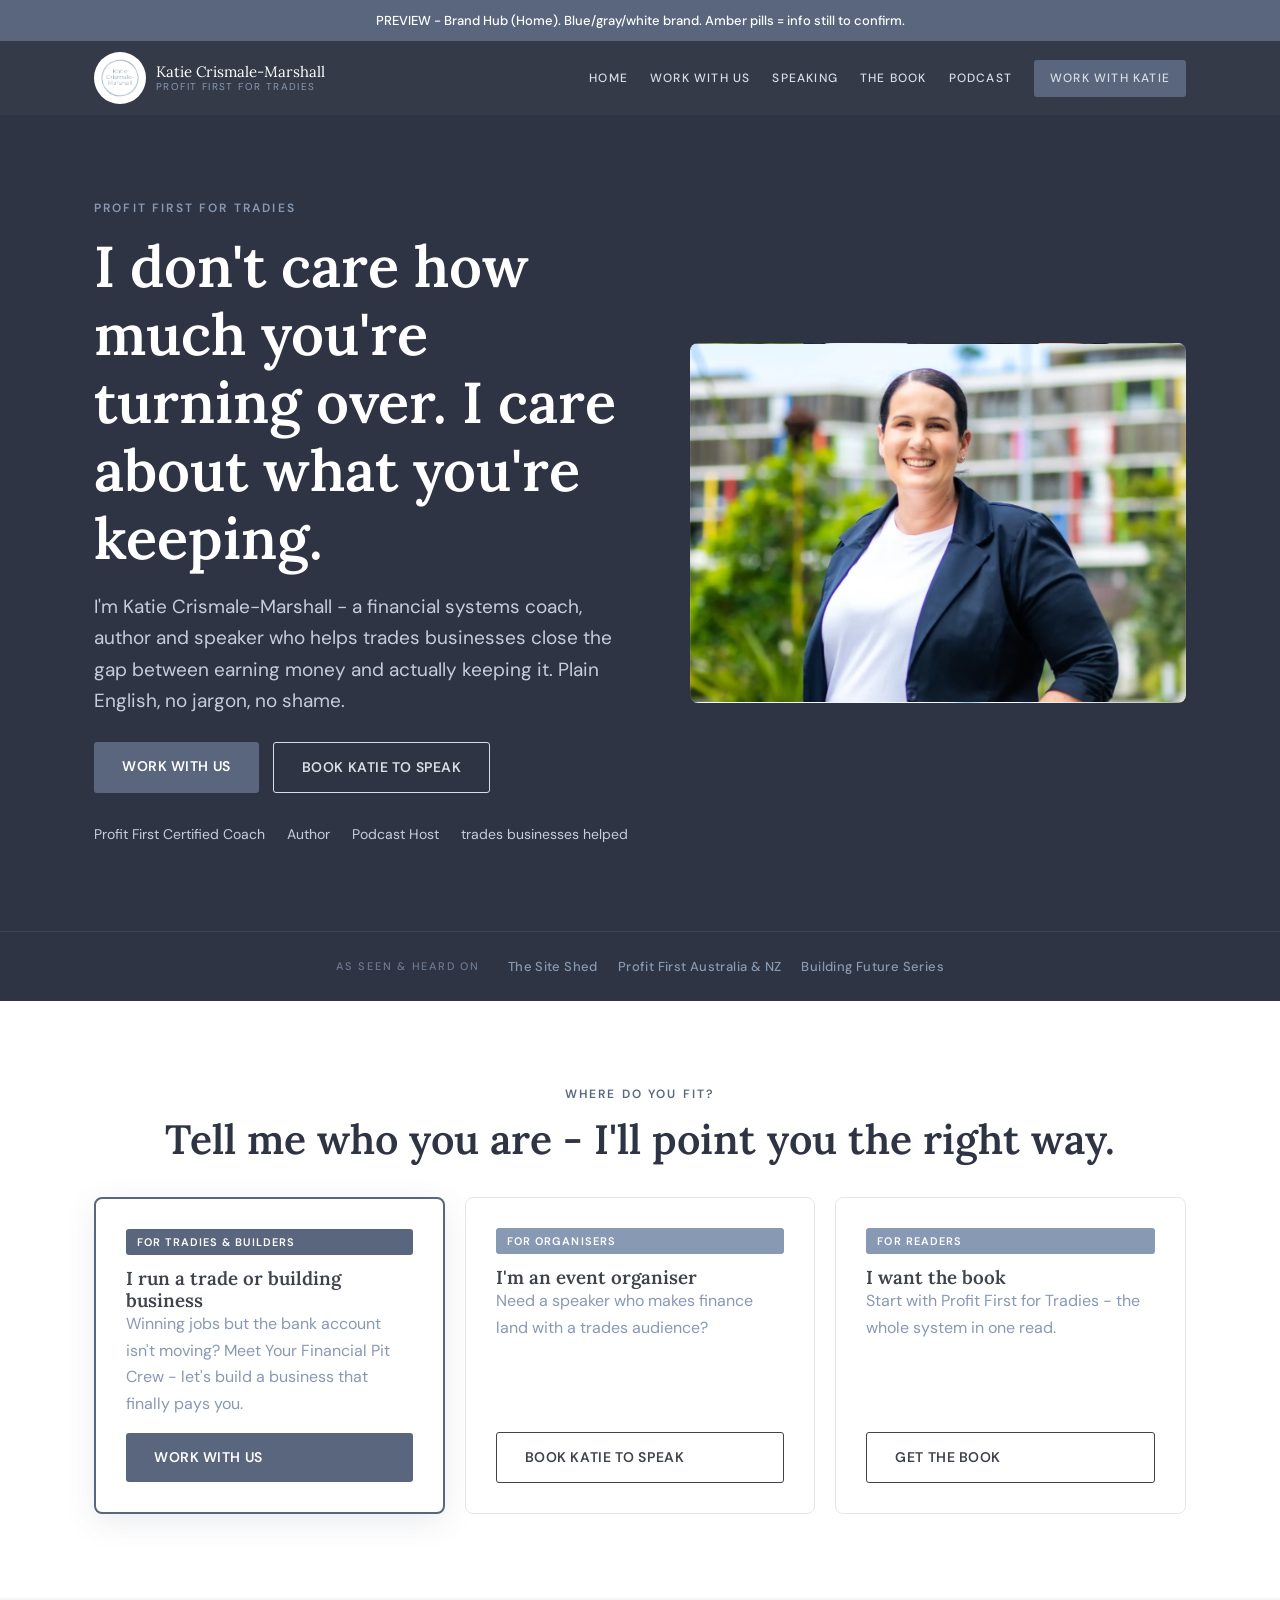
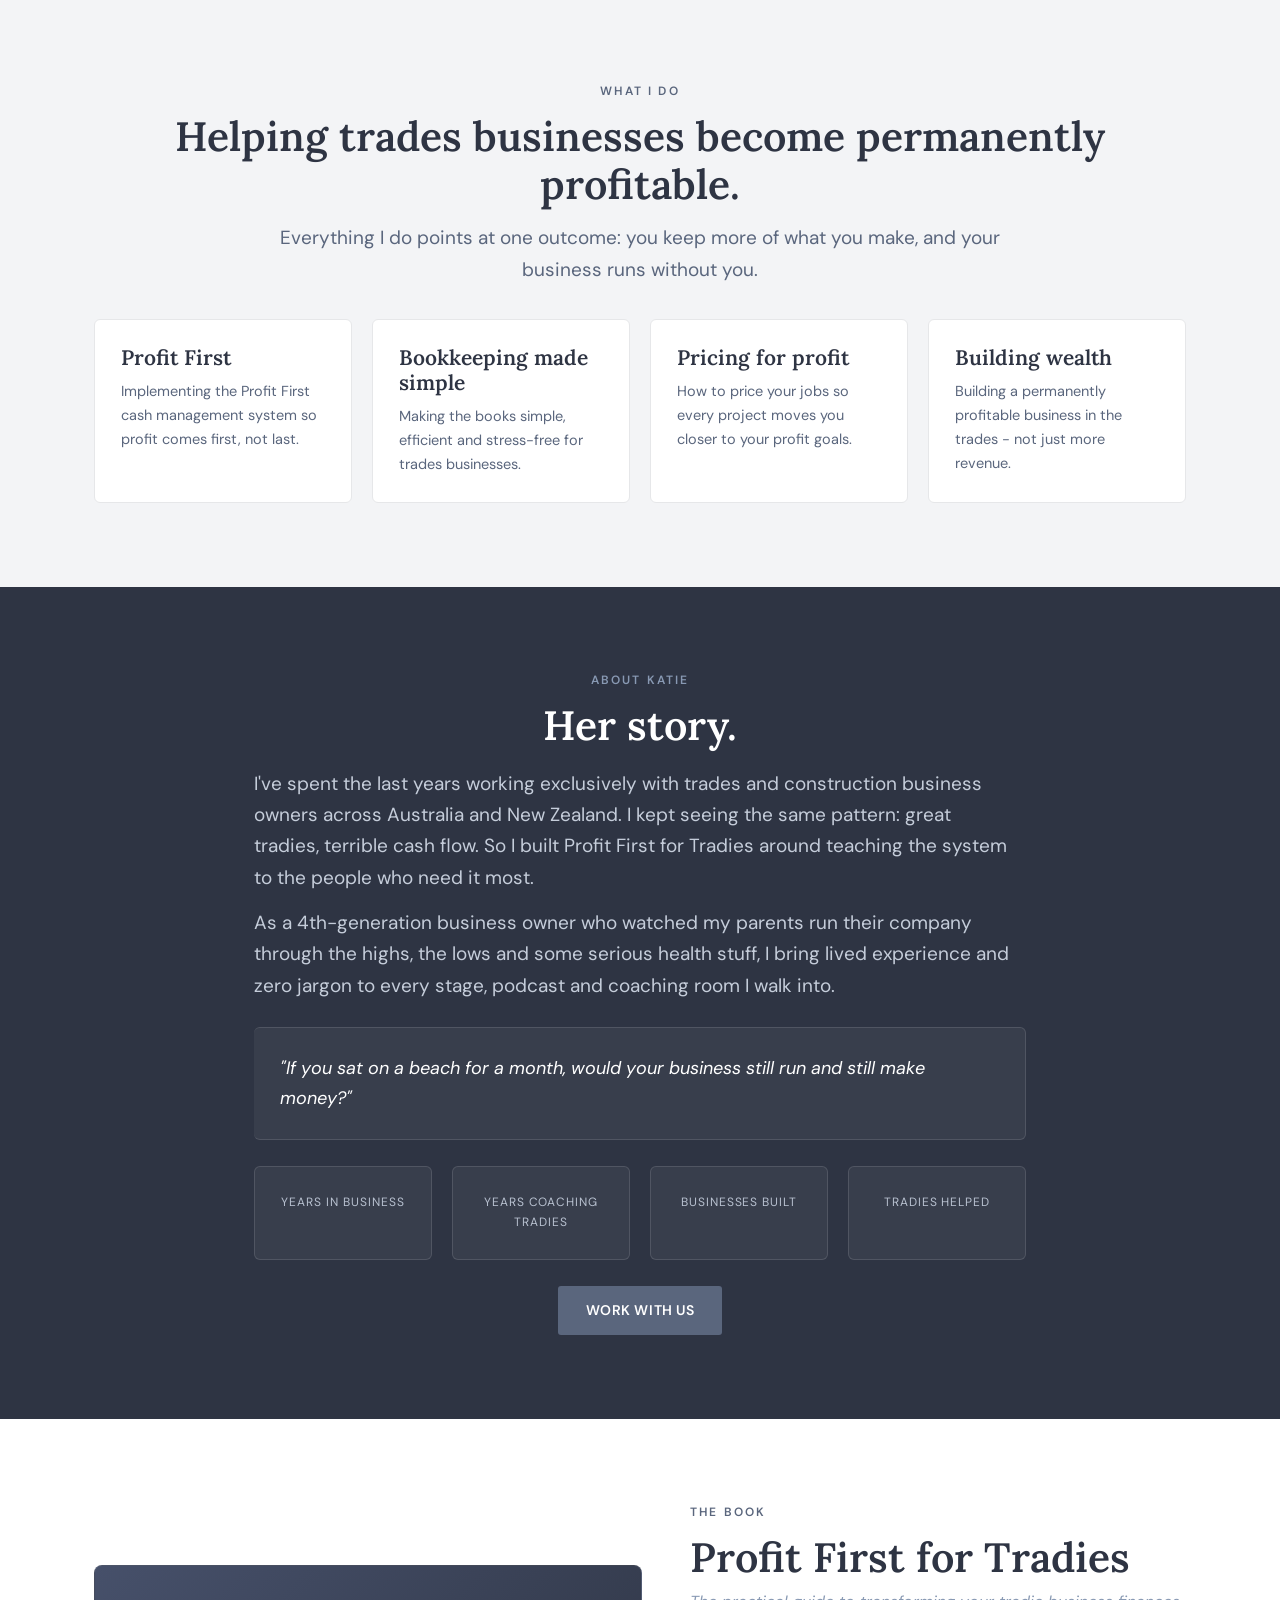
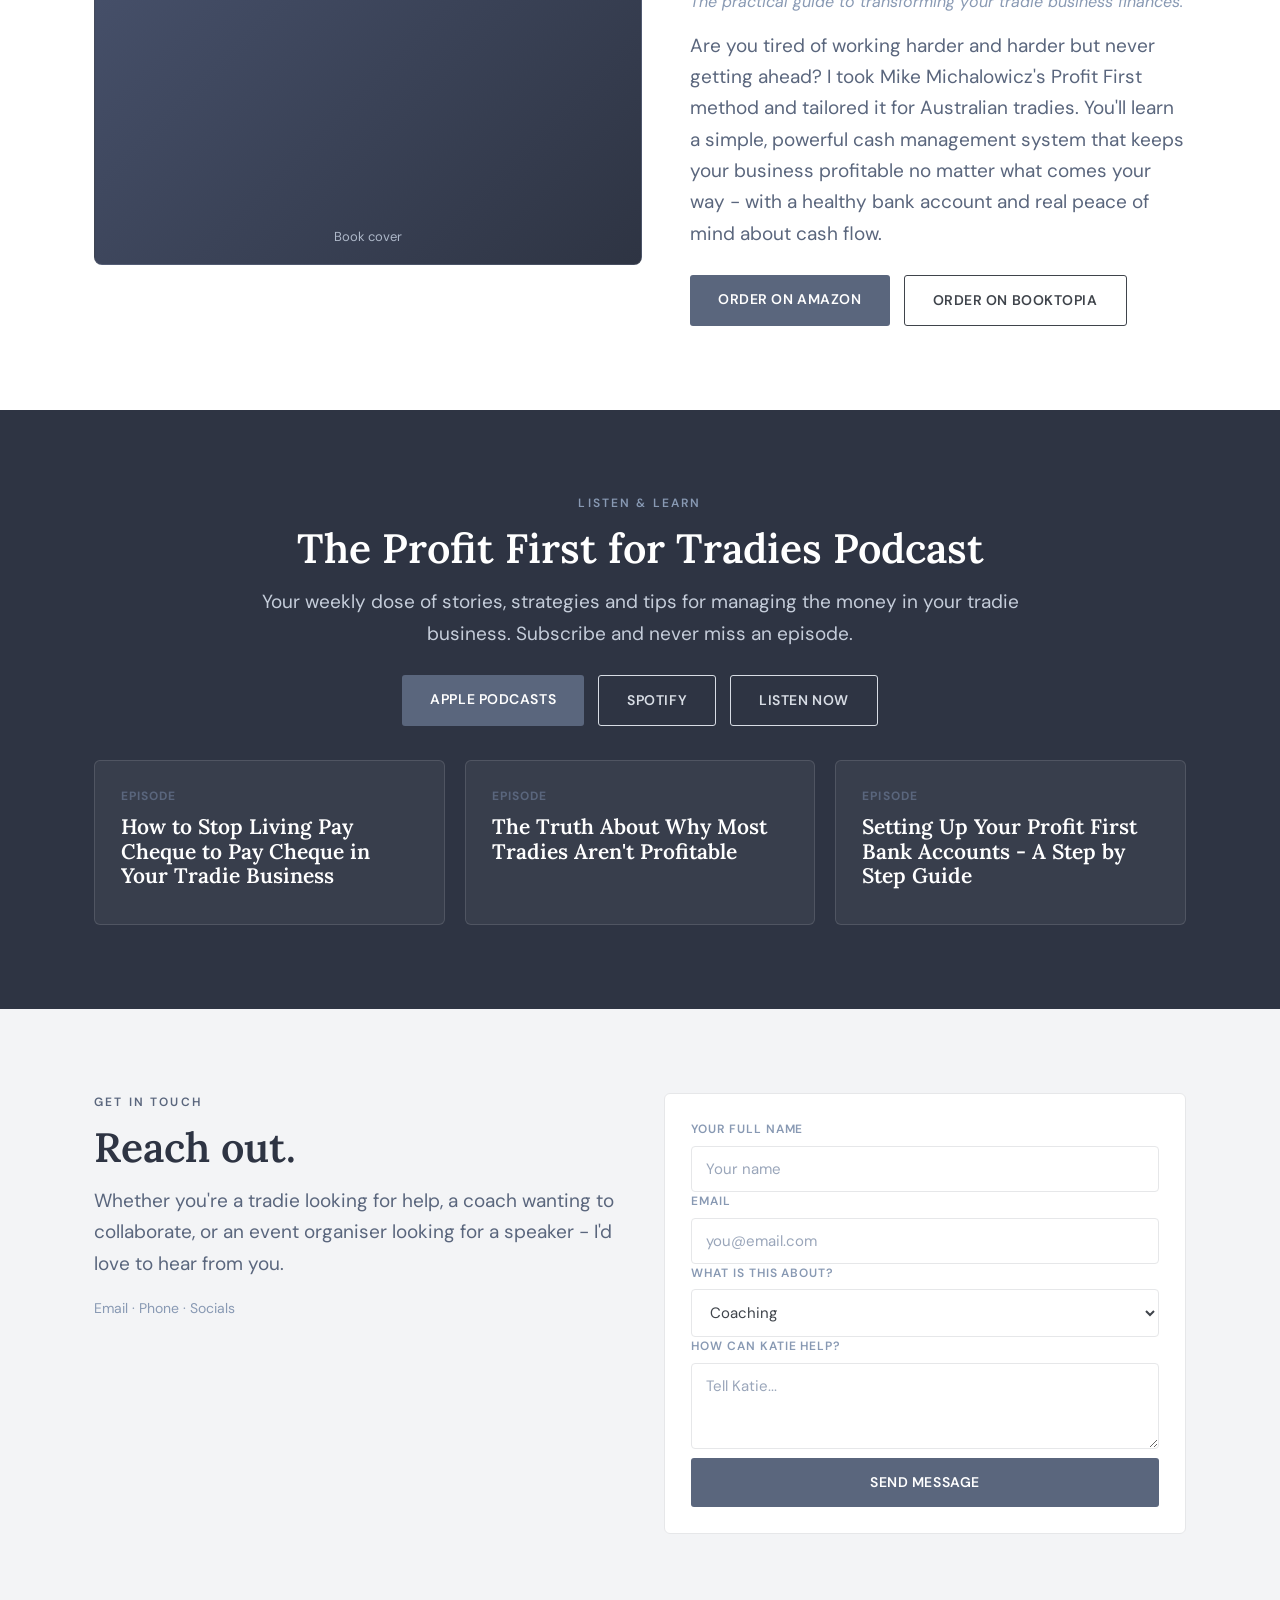
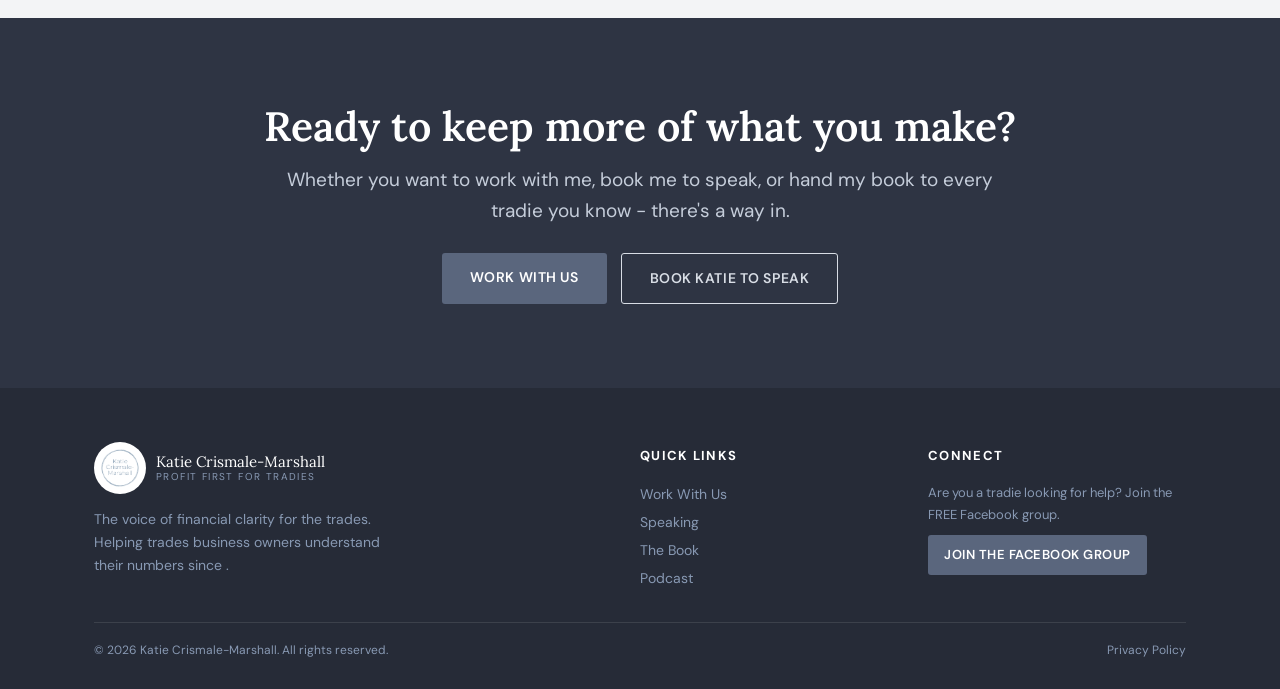
<file: preview-brand-hub.html>
<!DOCTYPE html>
<html lang="en">
<head>
  <meta name="robots" content="noindex,nofollow">
<meta charset="UTF-8">
<meta name="viewport" content="width=device-width, initial-scale=1.0">
<title>Preview - Katie Crismale-Marshall | Home</title>
<link rel="preconnect" href="https://fonts.googleapis.com">
<link rel="preconnect" href="https://fonts.gstatic.com" crossorigin>
<link href="https://fonts.googleapis.com/css2?family=Lora:ital,wght@0,500;0,600;0,700;1,500;1,600&family=DM+Sans:ital,opsz,wght@0,9..40,300;0,9..40,400;0,9..40,500;0,9..40,600;0,9..40,700&display=swap" rel="stylesheet">
<link rel="stylesheet" href="preview-styles.css">
</head>
<body>

<div class="banner">PREVIEW - Brand Hub (Home). Blue/gray/white brand. Amber pills = info still to confirm.</div>

<nav><div class="wrap">
  <a class="logo" href="preview-brand-hub.html"><img class="brandmark" src="assets/kcm_logo.png" alt="Katie Crismale-Marshall"><div class="label">Katie Crismale-Marshall<span>Profit First for Tradies</span></div></a>
  <div class="navlinks"><a href="preview-brand-hub.html">Home</a><a href="preview-financial-mechanic.html">Work With Us</a><a href="preview-speaker-site.html">Speaking</a><a href="#book-section">The Book</a><a href="#podcast">Podcast</a><a href="#contact" class="btn btn-primary" style="padding:9px 16px">Work With Katie</a></div>
</div></nav>

<!-- HERO -->
<section class="navy">
  <div class="wrap hero-grid">
    <div>
      <div class="eyebrow on-dark">Profit First for Tradies</div>
      <h1 style="margin-top:14px">I don't care how much you're turning over. I care about what you're keeping.</h1>
      <p class="lead">I'm Katie Crismale-Marshall - a financial systems coach, author and speaker who helps trades businesses close the gap between earning money and actually keeping it. Plain English, no jargon, no shame.</p>
      <div class="row">
        <a class="btn btn-primary" href="preview-financial-mechanic.html">Work With Us</a>
        <a class="btn btn-ghost" href="preview-speaker-site.html">Book Katie to Speak</a>
      </div>
      <div class="trust">
        <div>Profit First Certified Coach</div><div>Author</div><div>Podcast Host</div>
        <div><b><span class="confirm">CONFIRM X</span></b> trades businesses helped</div>
      </div>
    </div>
    <div class="photo" style="background-image:url(assets/katie-hero.webp)"><div class="ph-note"><span class="confirm">CONFIRM final photo</span></div></div>
  </div>
</section>

<!-- CRED STRIP -->
<div class="strip"><div class="wrap">
  <span class="lbl">As seen &amp; heard on</span>
  <span>The Site Shed</span><span>Profit First Australia &amp; NZ</span><span>Building Future Series</span>
  <span class="confirm">CONFIRM others / accuracy</span>
</div></div>

<!-- ROUTER -->
<section>
  <div class="wrap center"><div class="eyebrow">Where do you fit?</div><h2 style="margin-top:10px">Tell me who you are - I'll point you the right way.</h2></div>
  <div class="wrap grid g3">
    <div class="router feature"><span class="tag">For tradies &amp; builders</span><h3 style="color:var(--navy)">I run a trade or building business</h3><p style="color:var(--slate);flex:1">Winning jobs but the bank account isn't moving? Meet Your Financial Pit Crew - let's build a business that finally pays you.</p><a class="btn btn-primary" style="margin-top:16px" href="preview-financial-mechanic.html">Work With Us</a></div>
    <div class="router"><span class="tag alt">For organisers</span><h3 style="color:var(--navy)">I'm an event organiser</h3><p style="color:var(--slate);flex:1">Need a speaker who makes finance land with a trades audience?</p><a class="btn btn-ghost" style="margin-top:16px;color:var(--navy)" href="preview-speaker-site.html">Book Katie to Speak</a></div>
    <div class="router"><span class="tag alt">For readers</span><h3 style="color:var(--navy)">I want the book</h3><p style="color:var(--slate);flex:1">Start with Profit First for Tradies - the whole system in one read.</p><a class="btn btn-ghost" style="margin-top:16px;color:var(--navy)" href="#book-section">Get the Book</a></div>
  </div>
</section>

<!-- WHAT I DO -->
<section class="mist">
  <div class="wrap center"><div class="eyebrow">What I do</div><h2 style="margin-top:10px">Helping trades businesses become permanently profitable.</h2><p class="lead">Everything I do points at one outcome: you keep more of what you make, and your business runs without you.</p></div>
  <div class="wrap grid g4">
    <div class="card"><h3>Profit First</h3><p>Implementing the Profit First cash management system so profit comes first, not last.</p></div>
    <div class="card"><h3>Bookkeeping made simple</h3><p>Making the books simple, efficient and stress-free for trades businesses.</p></div>
    <div class="card"><h3>Pricing for profit</h3><p>How to price your jobs so every project moves you closer to your profit goals.</p></div>
    <div class="card"><h3>Building wealth</h3><p>Building a permanently profitable business in the trades - not just more revenue.</p></div>
  </div>
</section>

<!-- ABOUT -->
<section class="navy">
  <div class="wrap" style="max-width:820px;margin:0 auto" >
    <div class="center"><div class="eyebrow on-dark">About Katie</div><h2 style="margin-top:10px">Her story.</h2></div>
    <p class="lead" style="margin-top:18px">I've spent the last <span class="confirm">CONFIRM 5+</span> years working exclusively with trades and construction business owners across Australia and New Zealand. I kept seeing the same pattern: great tradies, terrible cash flow. So I built Profit First for Tradies around teaching the system to the people who need it most.</p>
    <p class="lead" style="margin-top:14px">As a 4th-generation business owner who watched my parents run their company through the highs, the lows and some serious health stuff, I bring lived experience and zero jargon to every stage, podcast and coaching room I walk into.</p>
    <div class="card" style="margin-top:26px;border-left:3px solid var(--blue)"><p style="font-style:italic;font-size:18px;color:#fff">"If you sat on a beach for a month, would your business still run and still make money?"</p></div>
    <div class="wrap grid g4" style="margin-top:26px;padding:0">
      <div class="card center"><b style="font-family:Montserrat;font-size:26px;color:#fff" class="confirm">CONFIRM</b><p style="font-size:12px;text-transform:uppercase;letter-spacing:.08em">Years in business</p></div>
      <div class="card center"><b style="font-family:Montserrat;font-size:26px;color:#fff" class="confirm">CONFIRM</b><p style="font-size:12px;text-transform:uppercase;letter-spacing:.08em">Years coaching tradies</p></div>
      <div class="card center"><b style="font-family:Montserrat;font-size:26px;color:#fff" class="confirm">CONFIRM</b><p style="font-size:12px;text-transform:uppercase;letter-spacing:.08em">Businesses built</p></div>
      <div class="card center"><b style="font-family:Montserrat;font-size:26px;color:#fff" class="confirm">CONFIRM</b><p style="font-size:12px;text-transform:uppercase;letter-spacing:.08em">Tradies helped</p></div>
    </div>
    <div class="center"><a class="btn btn-primary" style="margin-top:26px" href="preview-financial-mechanic.html">Work With Us</a></div>
  </div>
</section>

<!-- BOOK -->
<section id="book-section">
  <div class="wrap hero-grid">
    <div class="photo" style="min-height:300px">Book cover <span class="confirm">CONFIRM image</span></div>
    <div>
      <div class="eyebrow">The Book</div>
      <h2 style="margin-top:10px">Profit First for Tradies</h2>
      <p style="font-style:italic;color:var(--slate);margin-top:6px">The practical guide to transforming your tradie business finances.</p>
      <p class="lead" style="margin-top:14px">Are you tired of working harder and harder but never getting ahead? I took Mike Michalowicz's Profit First method and tailored it for Australian tradies. You'll learn a simple, powerful cash management system that keeps your business profitable no matter what comes your way - with a healthy bank account and real peace of mind about cash flow.</p>
      <div class="row"><a class="btn btn-primary" href="#">Order on Amazon</a><a class="btn btn-ghost" style="color:var(--navy)" href="#">Order on Booktopia</a></div>
    </div>
  </div>
</section>

<!-- PODCAST -->
<section class="navy" id="podcast">
  <div class="wrap center"><div class="eyebrow on-dark">Listen &amp; Learn</div><h2 style="margin-top:10px">The Profit First for Tradies Podcast</h2><p class="lead">Your weekly dose of stories, strategies and tips for managing the money in your tradie business. Subscribe and never miss an episode.</p>
    <div class="row" style="justify-content:center"><a class="btn btn-primary" href="#">Apple Podcasts</a><a class="btn btn-ghost" href="#">Spotify</a><a class="btn btn-ghost" href="#">Listen Now</a></div>
  </div>
  <div class="wrap grid g3">
    <div class="card"><div class="dur">Episode</div><h3 style="margin-top:8px">How to Stop Living Pay Cheque to Pay Cheque in Your Tradie Business</h3><p class="confirm" style="margin-top:8px">CONFIRM real episode title</p></div>
    <div class="card"><div class="dur">Episode</div><h3 style="margin-top:8px">The Truth About Why Most Tradies Aren't Profitable</h3><p class="confirm" style="margin-top:8px">CONFIRM real episode title</p></div>
    <div class="card"><div class="dur">Episode</div><h3 style="margin-top:8px">Setting Up Your Profit First Bank Accounts - A Step by Step Guide</h3><p class="confirm" style="margin-top:8px">CONFIRM real episode title</p></div>
  </div>
</section>

<!-- CONTACT -->
<section id="contact" class="mist">
  <div class="wrap" style="display:grid;grid-template-columns:1fr 1fr;gap:48px;align-items:start">
    <div>
      <div class="eyebrow">Get in touch</div>
      <h2 style="margin-top:10px">Reach out.</h2>
      <p class="lead">Whether you're a tradie looking for help, a coach wanting to collaborate, or an event organiser looking for a speaker - I'd love to hear from you.</p>
      <p style="margin-top:18px;color:var(--slate);font-size:14px">Email <span class="confirm">CONFIRM</span> · Phone <span class="confirm">CONFIRM</span> · Socials <span class="confirm">CONFIRM</span></p>
    </div>
    <div class="card">
      <div class="f"><label style="color:var(--slate)">Your full name</label><input style="background:#fff;border:1px solid var(--line);color:var(--ink)" placeholder="Your name"></div>
      <div class="f"><label style="color:var(--slate)">Email</label><input style="background:#fff;border:1px solid var(--line);color:var(--ink)" placeholder="you@email.com"></div>
      <div class="f"><label style="color:var(--slate)">What is this about?</label><select style="background:#fff;border:1px solid var(--line);color:var(--ink)"><option>Coaching</option><option>Speaking</option><option>The Book</option><option>Other</option></select></div>
      <div class="f"><label style="color:var(--slate)">How can Katie help?</label><textarea style="background:#fff;border:1px solid var(--line);color:var(--ink)" rows="3" placeholder="Tell Katie..."></textarea></div>
      <a class="btn btn-primary" style="width:100%;text-align:center" href="#">Send Message</a>
    </div>
  </div>
</section>

<!-- FINAL CTA -->
<section class="navy center">
  <div class="wrap">
    <h2>Ready to keep more of what you make?</h2>
    <p class="lead" style="margin:14px auto 0">Whether you want to work with me, book me to speak, or hand my book to every tradie you know - there's a way in.</p>
    <div class="row" style="justify-content:center"><a class="btn btn-primary" href="preview-financial-mechanic.html">Work With Us</a><a class="btn btn-ghost" href="preview-speaker-site.html">Book Katie to Speak</a></div>
  </div>
</section>

<footer><div class="wrap">
  <div style="display:grid;grid-template-columns:2fr 1fr 1fr;gap:30px">
    <div><a class="logo" href="#"><img class="brandmark" src="assets/kcm_logo.png" alt="Katie Crismale-Marshall"><div class="label" style="color:#fff">Katie Crismale-Marshall<span>Profit First for Tradies</span></div></a><p style="margin-top:14px;font-size:14px;max-width:300px">The voice of financial clarity for the trades. Helping trades business owners understand their numbers since <span class="confirm">CONFIRM year</span>.</p></div>
    <div><b style="color:#fff;font-size:13px;text-transform:uppercase;letter-spacing:.1em">Quick Links</b><p style="margin-top:12px;font-size:14px;line-height:2"><a href="preview-financial-mechanic.html">Work With Us</a><br><a href="preview-speaker-site.html">Speaking</a><br><a href="#book-section">The Book</a><br><a href="#podcast">Podcast</a></p></div>
    <div><b style="color:#fff;font-size:13px;text-transform:uppercase;letter-spacing:.1em">Connect</b><p style="margin-top:12px;font-size:14px"><span class="confirm">CONFIRM socials</span></p><p style="margin-top:14px;font-size:13px">Are you a tradie looking for help? Join the FREE Facebook group.</p><a class="btn btn-primary" style="margin-top:10px;padding:9px 16px;font-size:13px" href="#">Join the Facebook Group</a></div>
  </div>
  <div style="border-top:1px solid rgba(255,255,255,.1);margin-top:30px;padding-top:18px;font-size:12px;display:flex;justify-content:space-between;flex-wrap:wrap;gap:10px"><span>© 2026 Katie Crismale-Marshall. All rights reserved.</span><a href="#">Privacy Policy</a></div>
</div></footer>

</body>
</html>
</file>
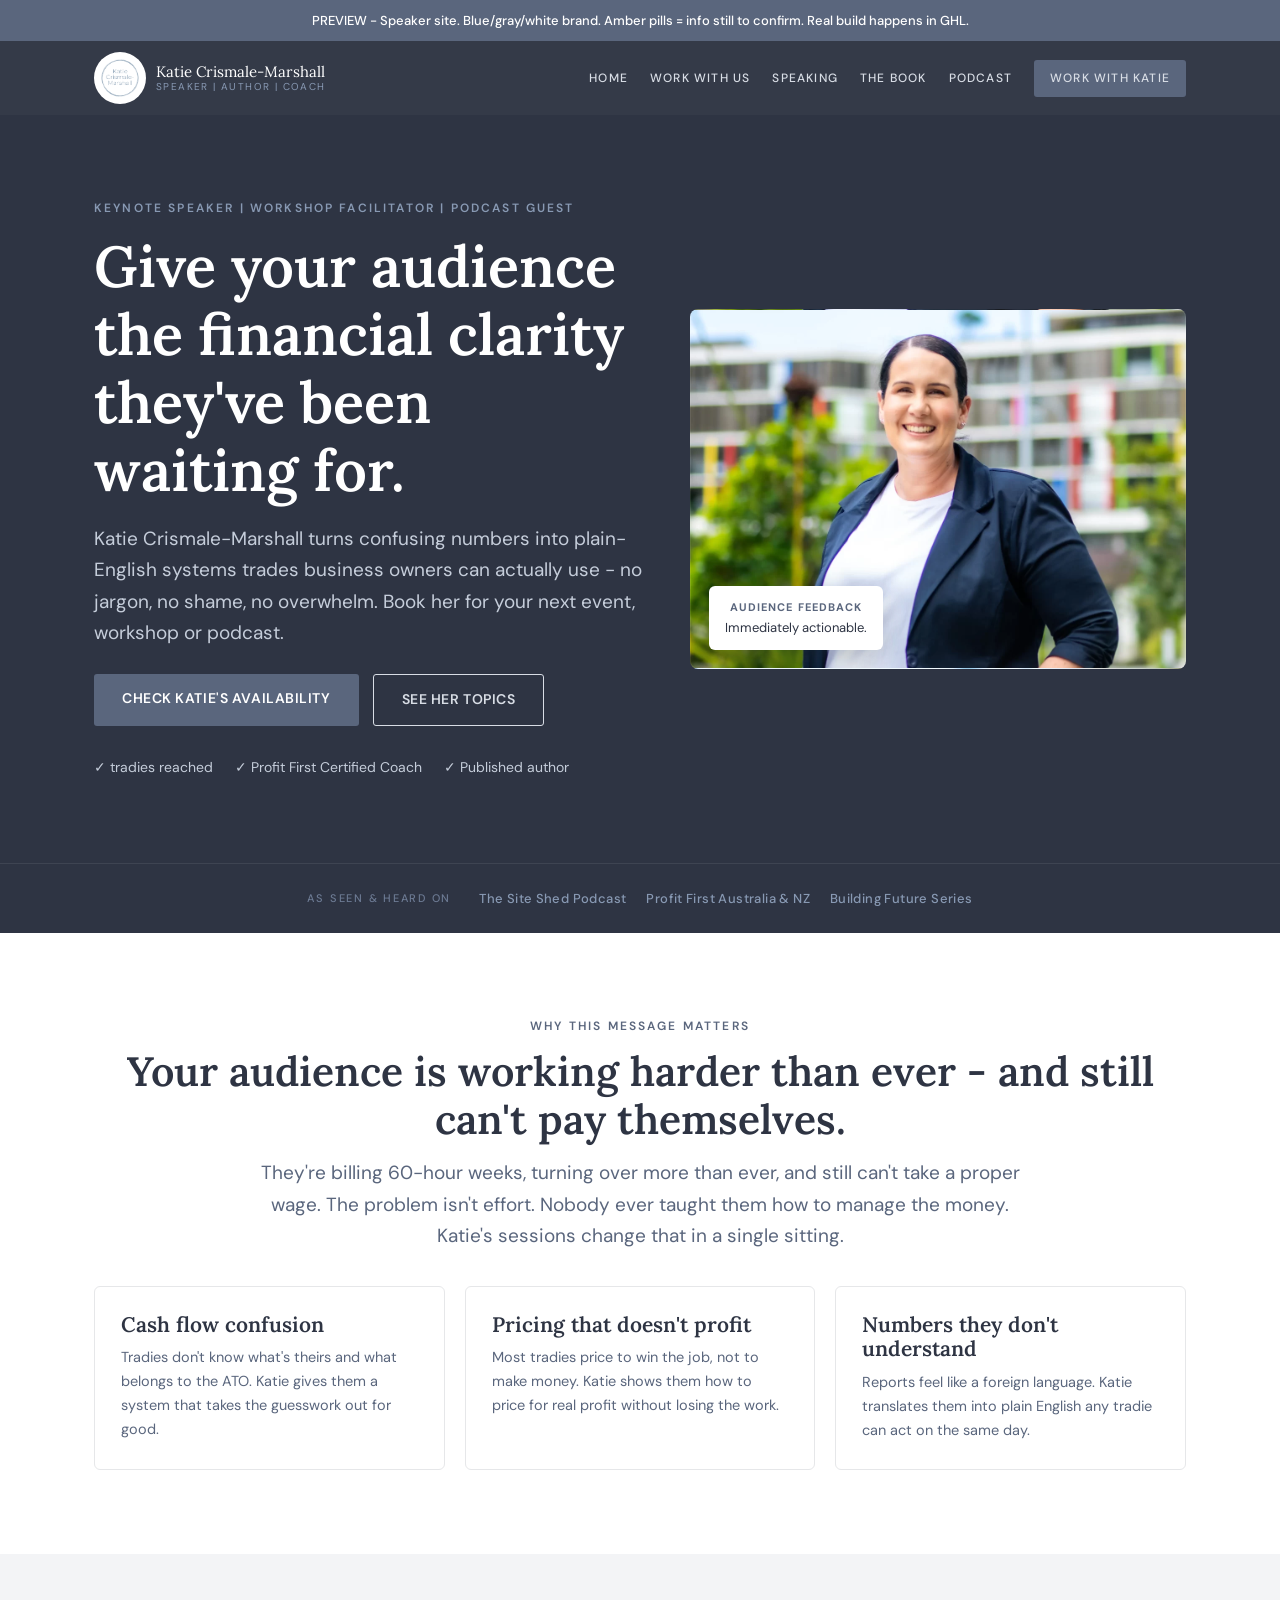
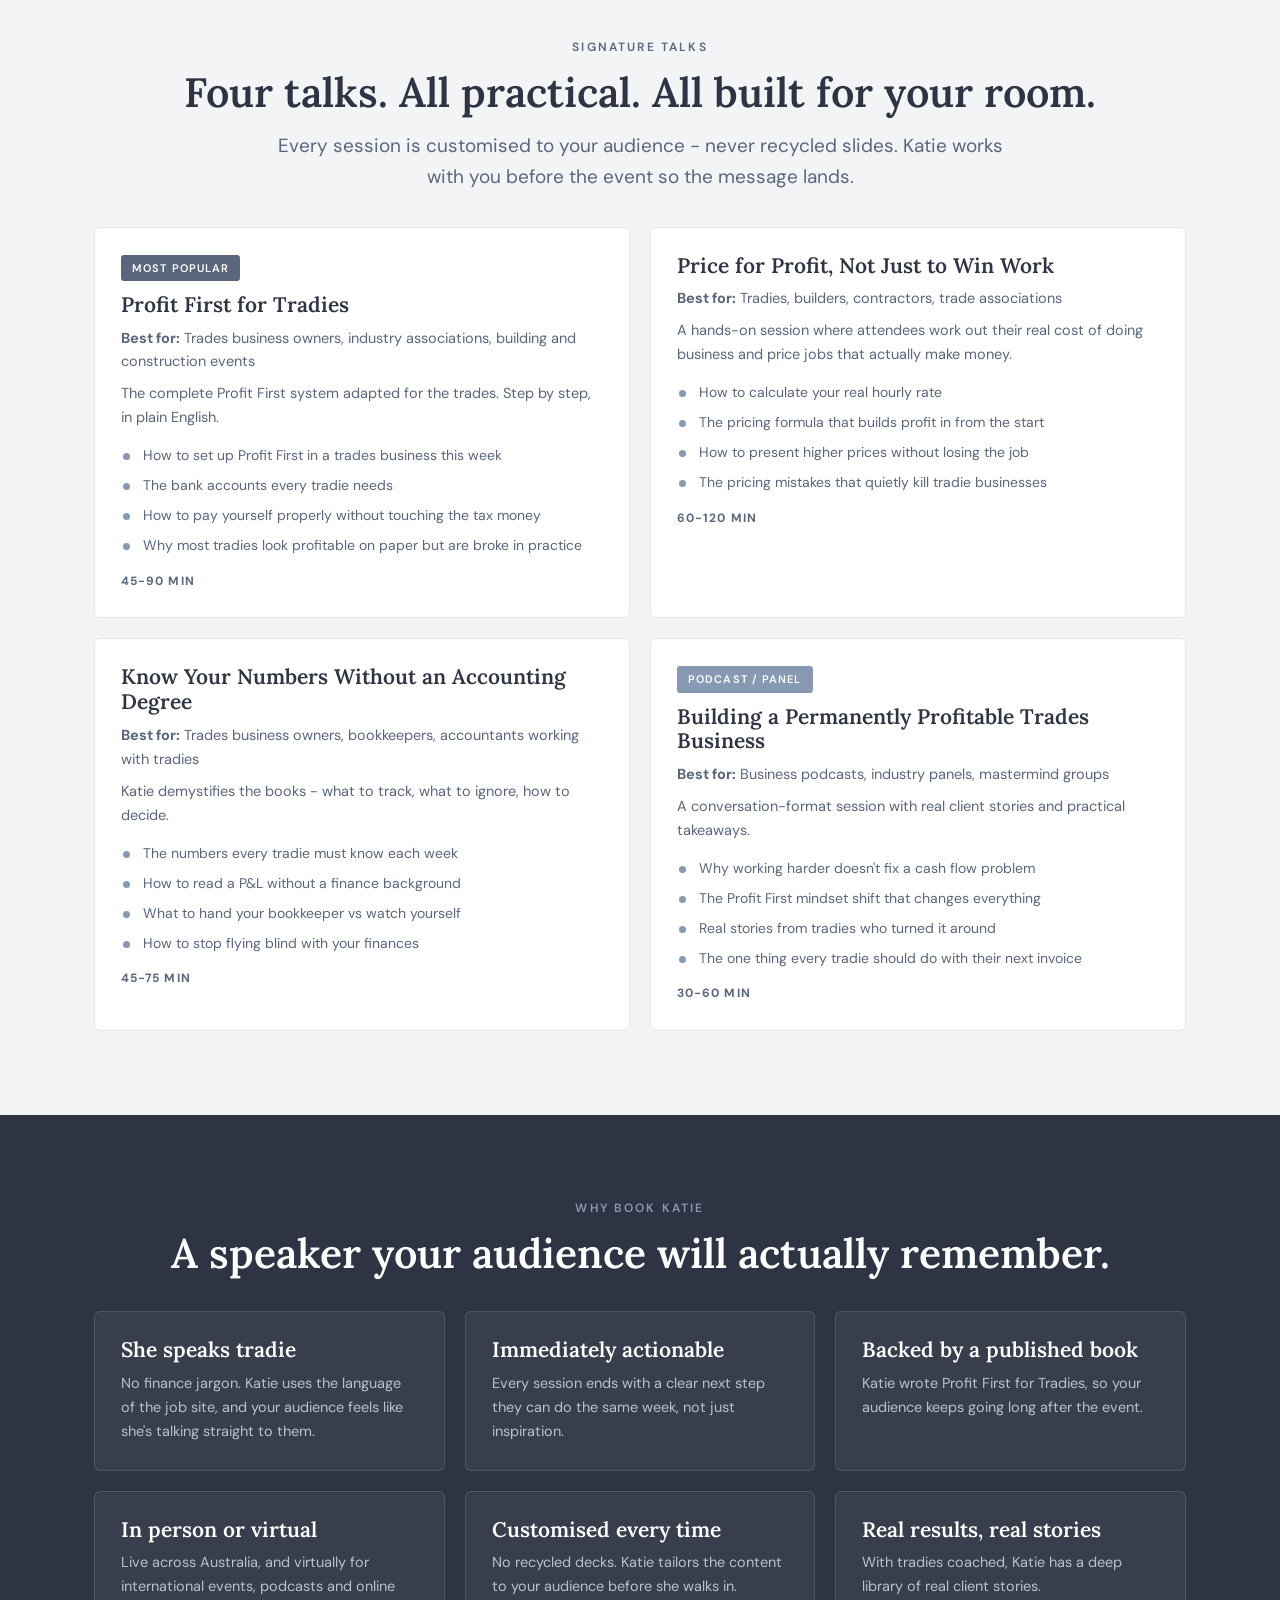
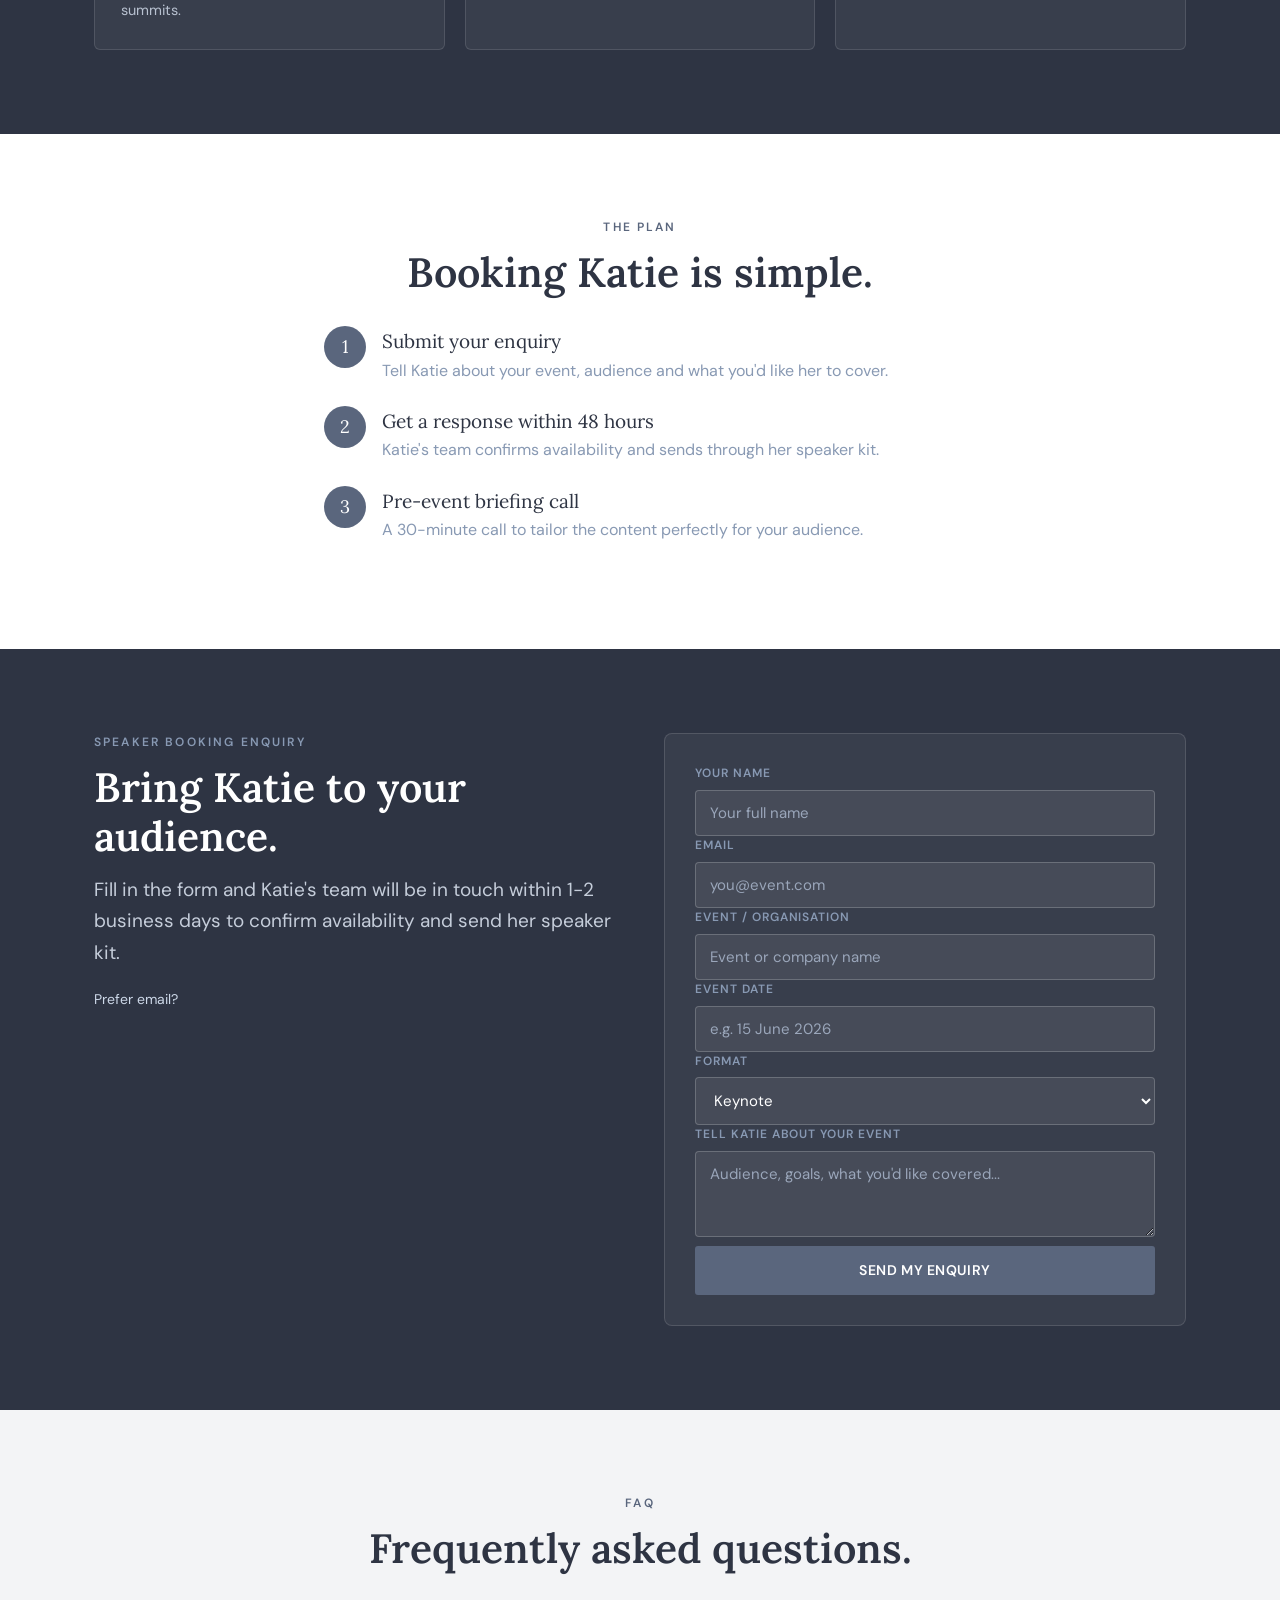
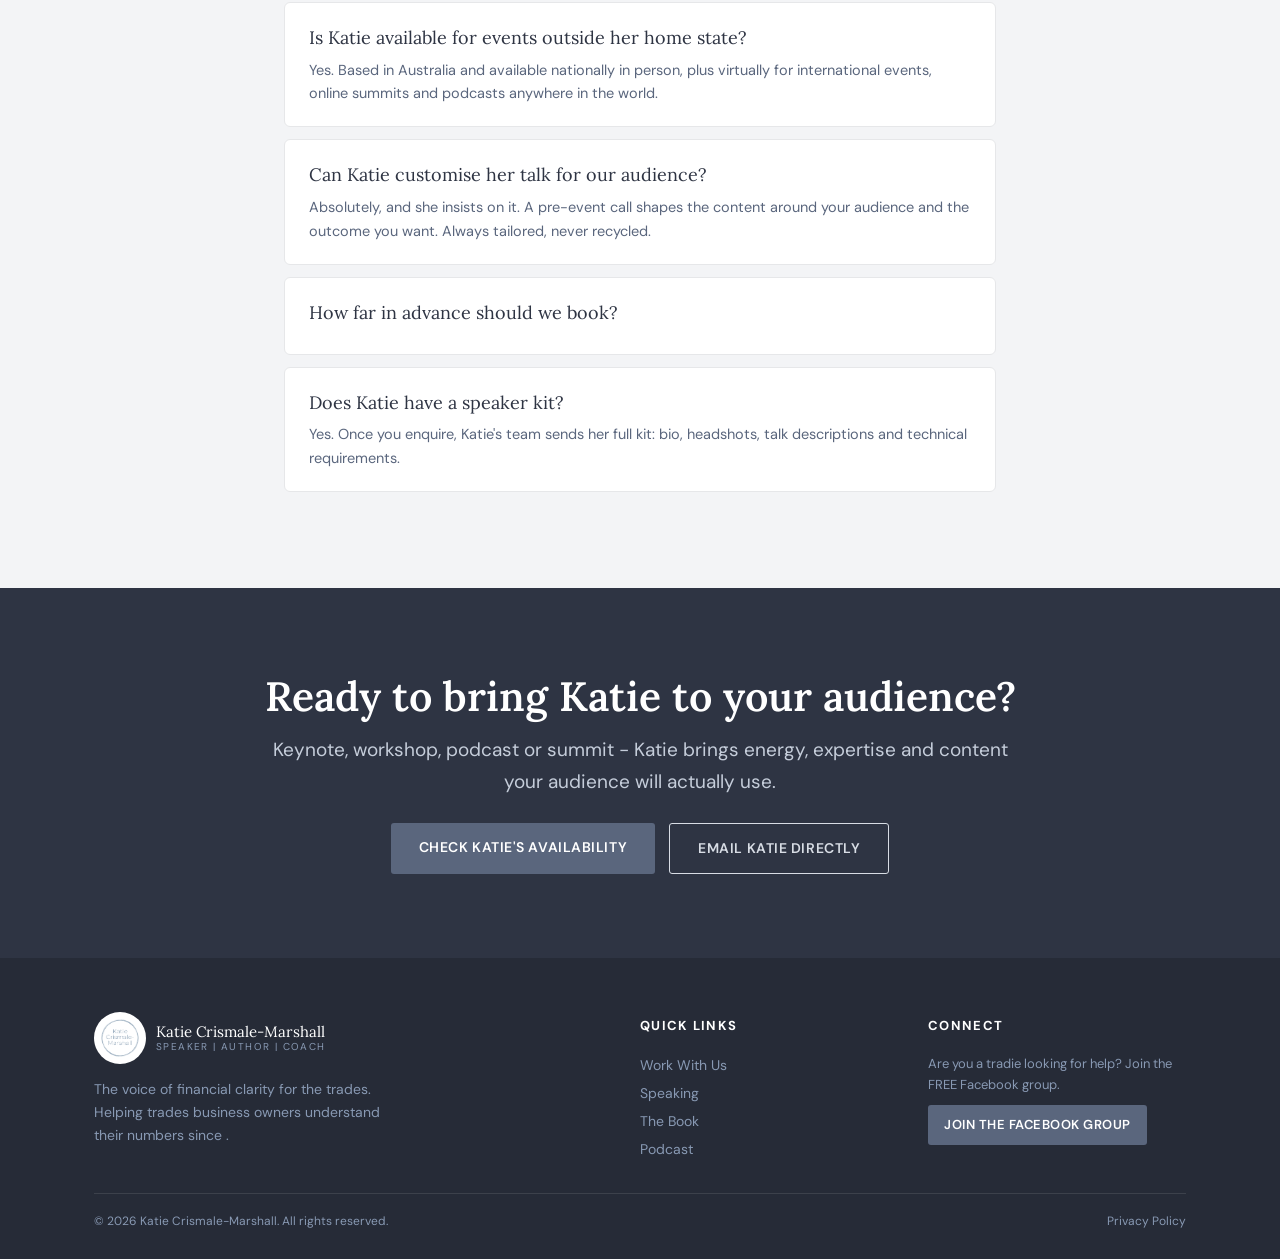
<file: preview-speaker-site.html>
<!DOCTYPE html>
<html lang="en">
<head>
  <meta name="robots" content="noindex,nofollow">
<meta charset="UTF-8">
<meta name="viewport" content="width=device-width, initial-scale=1.0">
<title>Preview - Katie Crismale-Marshall | Speaker</title>
<link rel="preconnect" href="https://fonts.googleapis.com">
<link rel="preconnect" href="https://fonts.gstatic.com" crossorigin>
<link href="https://fonts.googleapis.com/css2?family=Lora:ital,wght@0,500;0,600;0,700;1,500;1,600&family=DM+Sans:ital,opsz,wght@0,9..40,300;0,9..40,400;0,9..40,500;0,9..40,600;0,9..40,700&display=swap" rel="stylesheet">
<link rel="stylesheet" href="preview-styles.css">
</head>
<body>

<div class="banner">PREVIEW - Speaker site. Blue/gray/white brand. Amber pills = info still to confirm. Real build happens in GHL.</div>

<nav><div class="wrap">
  <a class="logo" href="preview-brand-hub.html"><img class="brandmark" src="assets/kcm_logo.png" alt="Katie Crismale-Marshall"><div class="label">Katie Crismale-Marshall<span>Speaker | Author | Coach</span></div></a>
  <div class="navlinks"><a href="preview-brand-hub.html">Home</a><a href="preview-financial-mechanic.html">Work With Us</a><a href="preview-speaker-site.html">Speaking</a><a href="#">The Book</a><a href="#">Podcast</a><a href="#enquiry" class="btn btn-primary" style="padding:9px 16px">Work With Katie</a></div>
</div></nav>

<!-- HERO -->
<section class="navy">
  <div class="wrap hero-grid">
    <div>
      <div class="eyebrow on-dark">Keynote Speaker | Workshop Facilitator | Podcast Guest</div>
      <h1 style="margin-top:14px">Give your audience the financial clarity they've been waiting for.</h1>
      <p class="lead">Katie Crismale-Marshall turns confusing numbers into plain-English systems trades business owners can actually use - no jargon, no shame, no overwhelm. Book her for your next event, workshop or podcast.</p>
      <div class="row">
        <a class="btn btn-primary" href="#enquiry">Check Katie's Availability</a>
        <a class="btn btn-ghost" href="#talks">See Her Topics</a>
      </div>
      <div class="trust">
        <div>✓ <b><span class="confirm">CONFIRM 500+</span></b> tradies reached</div>
        <div>✓ Profit First Certified Coach</div>
        <div>✓ Published author</div>
      </div>
    </div>
    <div class="photo" style="background-image:url(assets/katie-hero.webp)">
      <div class="ph-note"><span class="confirm">CONFIRM final stage photo</span></div>
      <div class="cap"><b>Audience feedback</b>Immediately actionable.</div>
    </div>
  </div>
</section>

<!-- LOGO STRIP -->
<div class="strip"><div class="wrap">
  <span class="lbl">As seen &amp; heard on</span>
  <span>The Site Shed Podcast</span><span>Profit First Australia &amp; NZ</span><span>Building Future Series</span>
  <span class="confirm">CONFIRM others / accuracy</span>
</div></div>

<!-- PROBLEM -->
<section>
  <div class="wrap center">
    <div class="eyebrow">Why this message matters</div>
    <h2 style="margin-top:10px">Your audience is working harder than ever - and still can't pay themselves.</h2>
    <p class="lead">They're billing 60-hour weeks, turning over more than ever, and still can't take a proper wage. The problem isn't effort. Nobody ever taught them how to manage the money. Katie's sessions change that in a single sitting.</p>
  </div>
  <div class="wrap grid g3">
    <div class="card"><h3>Cash flow confusion</h3><p>Tradies don't know what's theirs and what belongs to the ATO. Katie gives them a system that takes the guesswork out for good.</p></div>
    <div class="card"><h3>Pricing that doesn't profit</h3><p>Most tradies price to win the job, not to make money. Katie shows them how to price for real profit without losing the work.</p></div>
    <div class="card"><h3>Numbers they don't understand</h3><p>Reports feel like a foreign language. Katie translates them into plain English any tradie can act on the same day.</p></div>
  </div>
</section>

<!-- SIGNATURE TALKS -->
<section id="talks" class="mist">
  <div class="wrap center">
    <div class="eyebrow">Signature Talks</div>
    <h2 style="margin-top:10px">Four talks. All practical. All built for your room.</h2>
    <p class="lead">Every session is customised to your audience - never recycled slides. Katie works with you before the event so the message lands.</p>
  </div>
  <div class="wrap grid g2">
    <div class="card"><span class="tag">Most popular</span><h3>Profit First for Tradies</h3><p><b>Best for:</b> Trades business owners, industry associations, building and construction events</p><p style="margin-top:8px">The complete Profit First system adapted for the trades. Step by step, in plain English.</p>
      <ul class="walk"><li>How to set up Profit First in a trades business this week</li><li>The bank accounts every tradie needs</li><li>How to pay yourself properly without touching the tax money</li><li>Why most tradies look profitable on paper but are broke in practice</li></ul><div class="dur">45-90 min</div></div>
    <div class="card"><h3>Price for Profit, Not Just to Win Work</h3><p><b>Best for:</b> Tradies, builders, contractors, trade associations</p><p style="margin-top:8px">A hands-on session where attendees work out their real cost of doing business and price jobs that actually make money.</p>
      <ul class="walk"><li>How to calculate your real hourly rate</li><li>The pricing formula that builds profit in from the start</li><li>How to present higher prices without losing the job</li><li>The pricing mistakes that quietly kill tradie businesses</li></ul><div class="dur">60-120 min</div></div>
    <div class="card"><h3>Know Your Numbers Without an Accounting Degree</h3><p><b>Best for:</b> Trades business owners, bookkeepers, accountants working with tradies</p><p style="margin-top:8px">Katie demystifies the books - what to track, what to ignore, how to decide.</p>
      <ul class="walk"><li>The numbers every tradie must know each week</li><li>How to read a P&amp;L without a finance background</li><li>What to hand your bookkeeper vs watch yourself</li><li>How to stop flying blind with your finances</li></ul><div class="dur">45-75 min</div></div>
    <div class="card"><span class="tag alt">Podcast / Panel</span><h3>Building a Permanently Profitable Trades Business</h3><p><b>Best for:</b> Business podcasts, industry panels, mastermind groups</p><p style="margin-top:8px">A conversation-format session with real client stories and practical takeaways.</p>
      <ul class="walk"><li>Why working harder doesn't fix a cash flow problem</li><li>The Profit First mindset shift that changes everything</li><li>Real stories from tradies who turned it around</li><li>The one thing every tradie should do with their next invoice</li></ul><div class="dur">30-60 min</div></div>
  </div>
</section>

<!-- WHY BOOK -->
<section class="navy">
  <div class="wrap center"><div class="eyebrow on-dark">Why Book Katie</div><h2 style="margin-top:10px">A speaker your audience will actually remember.</h2></div>
  <div class="wrap grid g3">
    <div class="card"><h3>She speaks tradie</h3><p>No finance jargon. Katie uses the language of the job site, and your audience feels like she's talking straight to them.</p></div>
    <div class="card"><h3>Immediately actionable</h3><p>Every session ends with a clear next step they can do the same week, not just inspiration.</p></div>
    <div class="card"><h3>Backed by a published book</h3><p>Katie wrote Profit First for Tradies, so your audience keeps going long after the event.</p></div>
    <div class="card"><h3>In person or virtual</h3><p>Live across Australia, and virtually for international events, podcasts and online summits.</p></div>
    <div class="card"><h3>Customised every time</h3><p>No recycled decks. Katie tailors the content to your audience before she walks in.</p></div>
    <div class="card"><h3>Real results, real stories</h3><p>With <span class="confirm">CONFIRM 500+</span> tradies coached, Katie has a deep library of real client stories.</p></div>
  </div>
</section>

<!-- THE PLAN -->
<section>
  <div class="wrap center" style="margin-bottom:30px"><div class="eyebrow">The Plan</div><h2 style="margin-top:10px">Booking Katie is simple.</h2></div>
  <div class="wrap" style="max-width:680px">
    <div class="step"><div class="n">1</div><div><b>Submit your enquiry</b><p style="color:var(--slate)">Tell Katie about your event, audience and what you'd like her to cover.</p></div></div>
    <div class="step"><div class="n">2</div><div><b>Get a response within 48 hours</b><p style="color:var(--slate)">Katie's team confirms availability and sends through her speaker kit.</p></div></div>
    <div class="step"><div class="n">3</div><div><b>Pre-event briefing call</b><p style="color:var(--slate)">A 30-minute call to tailor the content perfectly for your audience.</p></div></div>
  </div>
</section>

<!-- ENQUIRY FORM -->
<section class="navy" id="enquiry">
  <div class="wrap" style="display:grid;grid-template-columns:1fr 1fr;gap:48px;align-items:start">
    <div>
      <div class="eyebrow on-dark">Speaker Booking Enquiry</div>
      <h2 style="margin-top:10px">Bring Katie to your audience.</h2>
      <p class="lead">Fill in the form and Katie's team will be in touch within 1-2 business days to confirm availability and send her speaker kit.</p>
      <p style="margin-top:20px;color:#cdd8e8;font-size:14px">Prefer email? <span class="confirm">CONFIRM email</span></p>
    </div>
    <div class="formcard">
      <div class="f"><label>Your name</label><input placeholder="Your full name"></div>
      <div class="f"><label>Email</label><input placeholder="you@event.com"></div>
      <div class="f"><label>Event / organisation</label><input placeholder="Event or company name"></div>
      <div class="f"><label>Event date</label><input placeholder="e.g. 15 June 2026"></div>
      <div class="f"><label>Format</label><select><option>Keynote</option><option>Workshop</option><option>Podcast</option><option>Online Summit</option><option>In Person</option><option>Other</option></select></div>
      <div class="f"><label>Tell Katie about your event</label><textarea rows="3" placeholder="Audience, goals, what you'd like covered..."></textarea></div>
      <a class="btn btn-primary" style="width:100%;text-align:center" href="#">Send My Enquiry</a>
    </div>
  </div>
</section>

<!-- FAQ -->
<section class="mist">
  <div class="wrap" style="max-width:760px">
    <div class="center" style="margin-bottom:30px"><div class="eyebrow">FAQ</div><h2 style="margin-top:10px">Frequently asked questions.</h2></div>
    <div class="faq"><b>Is Katie available for events outside her home state?</b><p>Yes. Based in Australia and available nationally in person, plus virtually for international events, online summits and podcasts anywhere in the world.</p></div>
    <div class="faq"><b>Can Katie customise her talk for our audience?</b><p>Absolutely, and she insists on it. A pre-event call shapes the content around your audience and the outcome you want. Always tailored, never recycled.</p></div>
    <div class="faq"><b>How far in advance should we book?</b><p><span class="confirm">CONFIRM lead time, e.g. 4-8 weeks</span></p></div>
    <div class="faq"><b>Does Katie have a speaker kit?</b><p>Yes. Once you enquire, Katie's team sends her full kit: bio, headshots, talk descriptions and technical requirements.</p></div>
  </div>
</section>

<!-- FINAL CTA -->
<section class="navy center">
  <div class="wrap">
    <h2>Ready to bring Katie to your audience?</h2>
    <p class="lead" style="margin:14px auto 0">Keynote, workshop, podcast or summit - Katie brings energy, expertise and content your audience will actually use.</p>
    <div class="row" style="justify-content:center"><a class="btn btn-primary" href="#enquiry">Check Katie's Availability</a><a class="btn btn-ghost" href="#">Email Katie Directly</a></div>
  </div>
</section>

<footer><div class="wrap">
  <div style="display:grid;grid-template-columns:2fr 1fr 1fr;gap:30px">
    <div><a class="logo" href="#"><img class="brandmark" src="assets/kcm_logo.png" alt="Katie Crismale-Marshall"><div class="label" style="color:#fff">Katie Crismale-Marshall<span>Speaker | Author | Coach</span></div></a><p style="margin-top:14px;font-size:14px;max-width:300px">The voice of financial clarity for the trades. Helping trades business owners understand their numbers since <span class="confirm">CONFIRM year</span>.</p></div>
    <div><b style="color:#fff;font-size:13px;text-transform:uppercase;letter-spacing:.1em">Quick Links</b><p style="margin-top:12px;font-size:14px;line-height:2"><a href="preview-financial-mechanic.html">Work With Us</a><br><a href="preview-speaker-site.html">Speaking</a><br><a href="#">The Book</a><br><a href="#">Podcast</a></p></div>
    <div><b style="color:#fff;font-size:13px;text-transform:uppercase;letter-spacing:.1em">Connect</b><p style="margin-top:12px;font-size:14px"><span class="confirm">CONFIRM socials</span></p><p style="margin-top:14px;font-size:13px">Are you a tradie looking for help? Join the FREE Facebook group.</p><a class="btn btn-primary" style="margin-top:10px;padding:9px 16px;font-size:13px" href="#">Join the Facebook Group</a></div>
  </div>
  <div style="border-top:1px solid rgba(255,255,255,.1);margin-top:30px;padding-top:18px;font-size:12px;display:flex;justify-content:space-between;flex-wrap:wrap;gap:10px"><span>© 2026 Katie Crismale-Marshall. All rights reserved.</span><a href="#">Privacy Policy</a></div>
</div></footer>

</body>
</html>
</file>
<file: preview-styles.css>
/* Shared preview styles - Katie Crismale-Marshall umbrella brand
   Matched to the real kcmcoach site: blues / grays / crisp whites (no gold),
   the circle logo, DM Serif Display headings + DM Sans body. */
:root{
  --dark:#2E3443;    /* primary dark sections + headings */
  --steel:#5A667D;   /* primary accent: buttons, links */
  --slate:#8899B3;   /* light slate blue: eyebrows, secondary */
  --mute:#B1B7BC;    /* muted gray */
  --line:#E6E7E9;    /* hairlines, borders */
  --mist:#F3F4F6;    /* light gray section tint */
  --white:#FFFFFF;
  --ink:#3F444B;     /* body text */
  --soft:#D8DDE5;    /* text on dark */
}
*{margin:0;padding:0;box-sizing:border-box}
body{font-family:'DM Sans',sans-serif;color:var(--ink);background:var(--white);line-height:1.65;-webkit-font-smoothing:antialiased}
h1,h2,h3{font-family:'Lora',serif;line-height:1.18;font-weight:600}
.wrap{max-width:1140px;margin:0 auto;padding:0 24px}
.eyebrow{font-size:12px;letter-spacing:.18em;text-transform:uppercase;color:var(--steel);font-weight:600}
.eyebrow.on-dark{color:var(--slate)}
section{padding:84px 0}
.mist{background:var(--mist)}
.navy{background:var(--dark);color:var(--soft)}
.navy h1,.navy h2,.navy h3{color:#fff}
.btn{display:inline-block;padding:13px 28px;border-radius:3px;font-weight:600;font-size:14px;text-decoration:none;cursor:pointer;font-family:'DM Sans';letter-spacing:.04em;text-transform:uppercase;transition:.15s}
.btn-primary{background:var(--steel);color:#fff}
.btn-primary:hover{background:#48536b}
.btn-ghost{background:transparent;border:1.5px solid currentColor;color:inherit}
.row{display:flex;gap:14px;flex-wrap:wrap;margin-top:26px}
.grid{display:grid;gap:20px;margin-top:34px}
.g3{grid-template-columns:repeat(3,1fr)}
.g2{grid-template-columns:repeat(2,1fr)}
.g4{grid-template-columns:repeat(4,1fr)}
.card{background:#fff;border:1px solid var(--line);border-radius:6px;padding:26px}
.navy .card{background:rgba(255,255,255,.05);border:1px solid rgba(255,255,255,.12)}
.card h3{font-size:21px;margin-bottom:9px;color:var(--dark)}
.navy .card h3{color:#fff}
.card p{font-size:14.5px;color:var(--steel)}
.navy .card p{color:#b8c1d0}
.lead{font-size:19px;max-width:760px;margin-top:14px;color:var(--steel)}
.navy .lead{color:#c5cdda}
.tag{display:inline-block;font-size:11px;font-weight:600;letter-spacing:.1em;text-transform:uppercase;background:var(--steel);color:#fff;padding:4px 11px;border-radius:3px;margin-bottom:12px}
.tag.alt{background:var(--slate)}
ul.walk{list-style:none;margin:14px 0;font-size:14px}
ul.walk li{padding-left:22px;position:relative;margin-bottom:7px;color:var(--steel)}
.navy ul.walk li{color:#b8c1d0}
ul.walk li:before{content:"";position:absolute;left:2px;top:9px;width:7px;height:7px;border-radius:50%;background:var(--slate)}
.dur{font-size:12px;font-weight:700;color:var(--steel);text-transform:uppercase;letter-spacing:.09em;font-family:'DM Sans'}
.center{text-align:center}
.center .lead{margin-left:auto;margin-right:auto}
h1{font-size:clamp(2.4rem,5vw,3.6rem);margin-bottom:18px;color:var(--dark)}
.navy h1{color:#fff}
h2{font-size:clamp(1.9rem,3.2vw,2.7rem);margin-bottom:8px;color:var(--dark)}
.confirm{background:#FEF3C7;color:#92590b;border:1px dashed #d99a1c;border-radius:4px;padding:0 6px;font-size:.8em;font-weight:700;font-family:'DM Sans'}
nav{position:sticky;top:0;z-index:50;background:rgba(46,52,67,.97);backdrop-filter:blur(6px)}
nav .wrap{display:flex;align-items:center;justify-content:space-between;height:74px}
.logo{display:flex;align-items:center;gap:10px;text-decoration:none}
.brandmark{width:52px;height:52px;border-radius:50%;background:#fff;padding:3px;object-fit:contain;display:block}
.logo .label{color:#fff;font-family:'Lora';font-size:15px;line-height:1}
.logo .label span{display:block;font-family:'DM Sans';font-size:10px;letter-spacing:.14em;text-transform:uppercase;color:var(--slate);margin-top:3px}
.navlinks{display:flex;gap:22px;align-items:center}
.navlinks a{color:var(--soft);text-decoration:none;font-size:12px;font-weight:500;letter-spacing:.1em;text-transform:uppercase}
.navlinks a:hover{color:#fff}
.trust{display:flex;gap:22px;flex-wrap:wrap;margin-top:30px;font-size:14px;color:#c5cdda}
.trust b{color:#fff}
.hero-grid{display:grid;grid-template-columns:1.05fr .95fr;gap:48px;align-items:center}
.photo{background:linear-gradient(135deg,#46506a,#2E3443);border-radius:8px;min-height:360px;display:flex;align-items:flex-end;justify-content:center;color:#aeb8c9;font-size:13px;text-align:center;padding:16px;position:relative;overflow:hidden;border:1px solid rgba(255,255,255,.08);background-size:cover;background-position:center top}
.photo .cap{position:absolute;bottom:18px;left:18px;background:#fff;color:var(--dark);border-radius:6px;padding:12px 16px;font-size:13px;box-shadow:0 12px 30px rgba(46,52,67,.3)}
.photo .cap b{display:block;color:var(--steel);font-size:11px;text-transform:uppercase;letter-spacing:.1em}
.photo .ph-note{position:absolute;top:12px;left:0;right:0;text-align:center}
.strip{background:var(--dark);padding:24px 0;border-top:1px solid rgba(255,255,255,.08)}
.strip .wrap{display:flex;gap:20px;flex-wrap:wrap;align-items:center;justify-content:center}
.strip span{color:var(--slate);font-size:13px;font-weight:500;letter-spacing:.03em}
.strip .lbl{color:#6c7a93;text-transform:uppercase;font-size:11px;letter-spacing:.16em;margin-right:8px}
.quote{font-style:italic;font-size:15px;color:var(--ink);margin-bottom:16px;flex:1}
.by{font-weight:700;font-size:13px;color:var(--dark)}
.by small{display:block;color:var(--steel);font-weight:400}
form .f{margin-bottom:16px}
label{display:block;font-size:12px;font-weight:600;text-transform:uppercase;letter-spacing:.08em;color:var(--slate);margin-bottom:6px}
input,select,textarea{width:100%;padding:12px 14px;border-radius:4px;border:1px solid rgba(255,255,255,.2);background:rgba(255,255,255,.07);color:#fff;font-family:inherit;font-size:15px}
input::placeholder,textarea::placeholder{color:#9aa6ba}
.formcard{background:rgba(255,255,255,.05);border:1px solid rgba(255,255,255,.13);border-radius:8px;padding:30px}
.step{display:flex;gap:16px;margin-bottom:22px;align-items:flex-start}
.step .n{flex-shrink:0;width:42px;height:42px;border-radius:50%;background:var(--steel);color:#fff;display:flex;align-items:center;justify-content:center;font-family:'Lora';font-size:18px}
.step b{font-family:'Lora';font-size:19px;color:var(--dark);font-weight:400}
.faq{background:#fff;border:1px solid var(--line);border-radius:6px;padding:20px 24px;margin-bottom:12px}
.faq b{font-size:18px;font-family:'Lora';color:var(--dark);font-weight:400}
.faq p{font-size:14.5px;color:var(--steel);margin-top:6px}
.split{display:grid;grid-template-columns:1fr 1fr;gap:24px;margin-top:30px}
.choice{border-radius:8px;padding:28px}
.choice.bad{background:#fff;border:1px solid var(--line)}
.choice.good{background:var(--dark);color:#fff}
.choice h3{margin-bottom:12px;color:var(--mute)}
.choice.good h3{color:#fff}
.stage-icon{width:48px;height:48px;border-radius:50%;background:#eef0f3;display:flex;align-items:center;justify-content:center;margin-bottom:16px;color:var(--steel);font-weight:400;font-family:'Lora';font-size:20px}
.navy .stage-icon{background:rgba(136,153,179,.2);color:#aebbd0}
.router{border-radius:8px;padding:30px;background:#fff;border:1px solid var(--line);display:flex;flex-direction:column}
.router.feature{border:2px solid var(--steel);box-shadow:0 8px 30px rgba(90,102,125,.12)}
footer{background:#262b37;color:var(--slate);padding:54px 0 28px}
footer a{color:var(--slate);text-decoration:none}
footer a:hover{color:#fff}
.banner{background:var(--steel);color:#fff;text-align:center;padding:10px;font-size:13px;font-weight:500}
@media(max-width:860px){.hero-grid,.g3,.g2,.g4,.split{grid-template-columns:1fr}.navlinks{display:none}}

/* live deploy: hide internal CONFIRM build-note pills */
.confirm{display:none!important}
</file>
